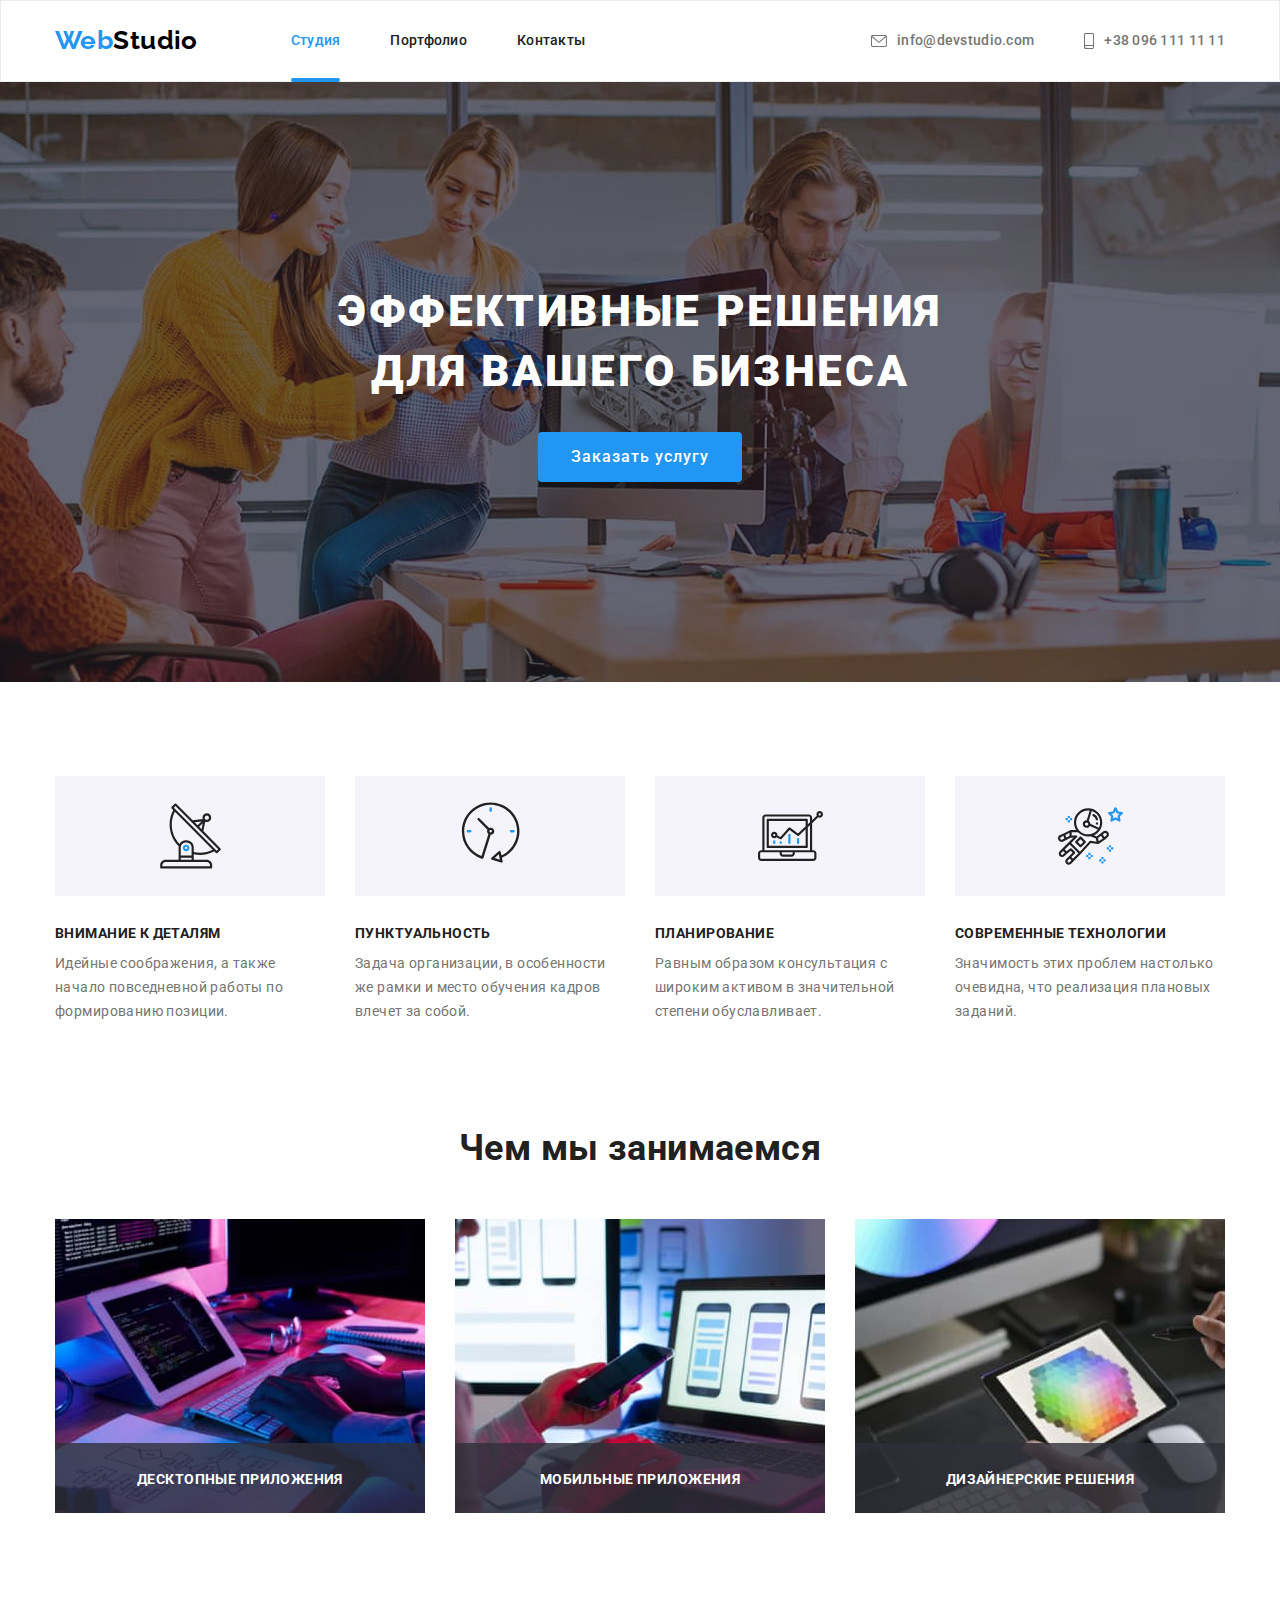
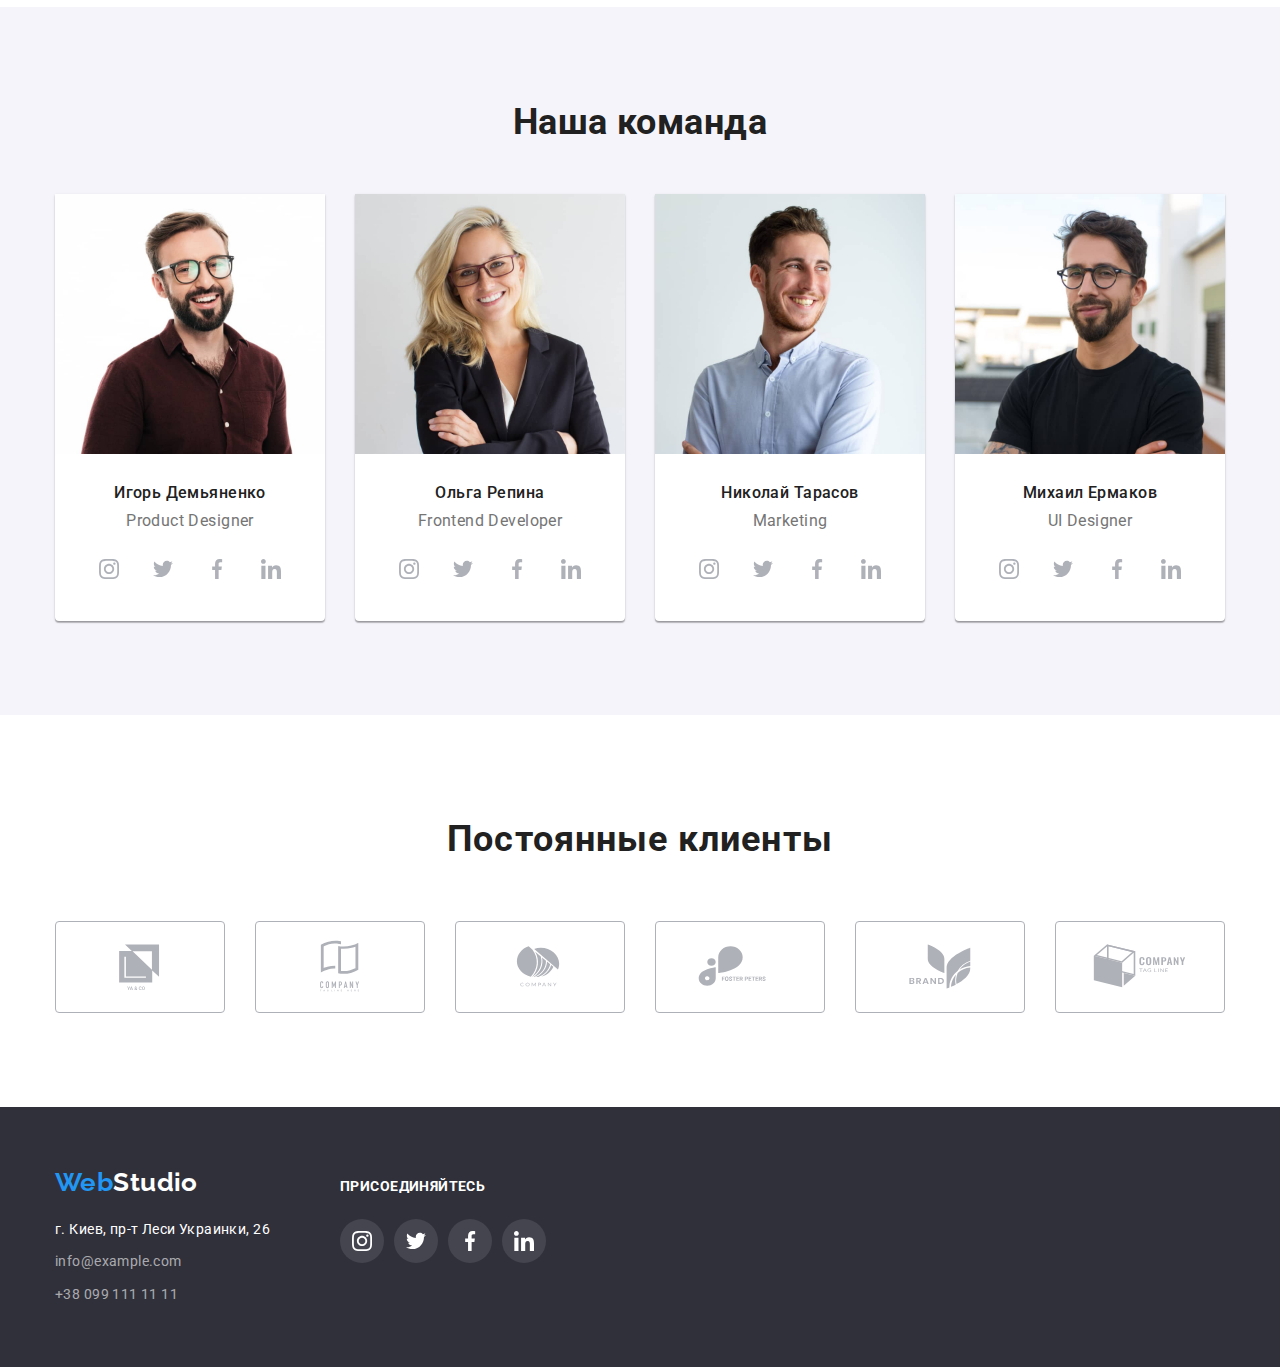
<file: index.html>
<!DOCTYPE html>
<html lang="en">

<head>
  <meta charset="UTF-8" />
  <meta name="viewport" content="width=device-width, initial-scale=1.0" />
  <title>Document</title>
  <link href="https://fonts.googleapis.com/css2?family=Raleway:wght@700&family=Roboto:wght@400;500;700;900&display=swap" rel="stylesheet">
  <link rel="stylesheet" href="https://cdnjs.cloudflare.com/ajax/libs/modern-normalize/1.1.0/modern-normalize.min.css">
  <link rel="stylesheet" href="css/styles.css">
</head>

<body>
  <!-- Шапка сайта -->
  <header class="page-header">
    <div class="container">  
    <nav class="main-nav">
      <a href="./index.html" class="logo"> <span class="color-logo">Web</span>Studio</a>
      <ul class="site-nav list">
        <li class="item">
          <a href="" class="link current">Студия</a>
        </li>

        <li class="item">
          <a href="./portfolio.html" class="link">Портфолио</a>
        </li>

        <li class="item">
          <a href="" class="link">Контакты</a>
        </li>
        
      </ul>

      <ul class="site-nav-contact list">
        <li class="item-nav">
          <a href="mailto:info@devstudio.com" class="site-nav-item">
        <svg class="icon-envel">
          <use href="./images/symbol-defs.svg#envelope"></use>
        </svg>info@devstudio.com
      </a>
        </li>

        
        <li class="item-nav">
          <a href="tel:+380961111111" class="site-nav-item">
            <svg class="icon-phone">
              <use href="./images/symbol-defs.svg#smartphone"></use>
            </svg>+38 096 111 11 11
          </a>
        </li>
      </ul>
    </nav>
    </div> 
  </header>

  <main>
    <!-- Герой -->
    <section class="hero">
      <h1 class="hero-text">ЭФФЕКТИВНЫЕ РЕШЕНИЯ<br>ДЛЯ ВАШЕГО БИЗНЕСА</h1>
      <button data-modal-open type="button" class="button-hero">Заказать услугу</button> 
    </section> 


      <!--  Модальное окно -->
<div data-modal class="backdrop is-hidden">
  <div class="modal">
    <button data-modal-close type="button" class="close-button" >
    <svg class="close-button-svg" width="18" height="18">
      <use href="./images/symbol-defs2.svg#close-modal-1"></use>
    </svg>
    </button>
  </div>

</div>



    <!-- Приемущества -->
    
    <section class="features-section">
      <div class="container">
      <ul class="features">
        <li class="features-item">
          <div class="features-icons">
            <svg class="feature-icons-picture" width="65" height="70">
              <use href="./images/symbol-defs.svg#antenna"></use>
            </svg>
          </div>
          <h3 class="title">ВНИМАНИЕ К ДЕТАЛЯМ</h3>
          <p class="second-text-title">
            Идейные соображения, а также начало повседневной работы по
            формированию позиции.
          </p>
        </li>

        <li class="features-item">
          <div class="features-icons">
            <svg class="feature-icons-picture" width="65" height="70"> 
              <use href="./images/symbol-defs.svg#clock"></use>
            </svg>
          </div>
          <h3 class="title">ПУНКТУАЛЬНОСТЬ</h3>
          <p class="second-text-title">
            Задача организации, в особенности же рамки и место обучения кадров
            влечет за собой.
          </p>
        </li>

        <li class="features-item">
          <div class="features-icons">
            <svg class="feature-icons-picture" width="65" height="70">
              <use href="./images/symbol-defs.svg#diagram"></use>
            </svg>
          </div>
          <h3 class="title">ПЛАНИРОВАНИЕ</h3>
          <p class="second-text-title">
            Равным образом консультация с широким активом в значительной
            степени обуславливает.
          </p>
        </li>

        <li class="features-item">
          <div class="features-icons">
            <svg class="feature-icons-picture" width="65" height="70">
              <use href="./images/symbol-defs.svg#astronaut"></use>
            </svg>
          </div>
          <h3 class="title">СОВРЕМЕННЫЕ ТЕХНОЛОГИИ</h3>
          <p class="second-text-title">
            Значимость этих проблем настолько очевидна, что реализация
            плановых заданий.
          </p>
        </li>
      </ul>
    </div>
    </section>

    <!-- Чем мы занимаемся -->
    <section class="our-job-section">
      <div class="container">
      <h2 class="our-job">Чем мы занимаемся</h2>
      <ul class="our-job-flex">
        
        <li class="photo-job">
          <div class="our-job-thumb">
            <img src="./images/photo1.jpg" alt="Написание кода" width="370" />
            <div class="thumb-text">
              <p class="our-job-text">Десктопные приложения</p>
            </div>
          </div>
      </li>
        
        <li class="photo-job">
          <div class="our-job-thumb">
            <img src="./images/photo2.jpg" alt="Разработка" width="370" />
          <div class="thumb-text">
            <p class="our-job-text">Мобильные приложения</p>
          </div>
        </div>
        </li>


        <li class="photo-job">
          <div class="our-job-thumb">
            <img src="./images/photo3.jpg" alt="Веб дизайн" width="370" />
          <div class="thumb-text">
            <p class="our-job-text">Дизайнерские решения</p>
          </div>
        </div>
        </li>
      </ul>
      </div>
    </section>

    <!-- Наша команда -->
    <div class="team-section-bg-color-outside" >
    <section class="team-section-bg-color">
      <div class="container">
      <h2 class="team-title">Наша команда</h2>
      <ul class="photo-team">
        <li class="photo">
          <img src="./images/member1.jpg" alt="Член нашей команды" width="270" />
            <div class="team-text-size">
              <h3 class="name-member-section">Игорь Демьяненко</h3>
              <p class="second-text-team">Product Designer</p>
                <ul class="member-network-list">
                  <li class="member-network-item">
                    <a href="" class="team-social-link">
                      <svg class="team-social-link-icon">
                        <use href="./images/symbol-defs.svg#instagram">
                        </use>
                      </svg>
                    </a>
                  </li>
                  <li class="member-network-item">
                    <a href="" class="team-social-link">
                      <svg class="team-social-link-icon">
                        <use href="./images/symbol-defs.svg#twitter">
                        </use>
                      </svg>
                    </a>
                  </li>
                  <li class="member-network-item">
                    <a href="" class="team-social-link">
                      <svg class="team-social-link-icon">
                        <use href="./images/symbol-defs.svg#facebook">
                        </use>
                      </svg>
                    </a>
                  </li>
                  <li class="member-network-item">
                    <a href="" class="team-social-link">
                      <svg class="team-social-link-icon">
                        <use href="./images/symbol-defs.svg#linkedin">
                        </use>
                      </svg>
                    </a>
                  </li>
                </ul>
            </div>
        </li>

        <li class="photo">                                         
          <img src="./images/member2.jpg" alt="Член нашей команды" width="270" />
            <div class="team-text-size">
              <h3 class="name-member-section">Ольга Репина</h3>
              <p class="second-text-team">Frontend Developer</p>
                <ul class="member-network-list">
                  <li class="member-network-item">
                    <a href="" class="team-social-link">
                      <svg class="team-social-link-icon">
                        <use href="./images/symbol-defs.svg#instagram">
                        </use>
                      </svg>
                    </a>
                  </li>
                  <li class="member-network-item">
                    <a href="" class="team-social-link">
                      <svg class="team-social-link-icon">
                        <use href="./images/symbol-defs.svg#twitter">
                        </use>
                      </svg>
                    </a>
                  </li>
                  <li class="member-network-item">
                    <a href="" class="team-social-link">
                      <svg class="team-social-link-icon">
                        <use href="./images/symbol-defs.svg#facebook">
                        </use>
                      </svg>
                    </a>
                  </li>
                  <li class="member-network-item">
                    <a href="" class="team-social-link">
                      <svg class="team-social-link-icon">
                        <use href="./images/symbol-defs.svg#linkedin">
                        </use>
                      </svg>
                    </a>
                  </li>
                </ul>
            </div>
        </li>

        <li class="photo">
          <img src="./images/member3.jpg" alt="Член нашей команды" width="270" />
            <div class="team-text-size">
              <h3 class="name-member-section">Николай Тарасов</h3>
              <p class="second-text-team">Marketing</p>
                <ul class="member-network-list">
                  <li class="member-network-item">
                    <a href="" class="team-social-link">
                      <svg class="team-social-link-icon">
                        <use href="./images/symbol-defs.svg#instagram">
                        </use>
                      </svg>
                    </a>
                  </li>
                  <li class="member-network-item">
                    <a href="" class="team-social-link">
                      <svg class="team-social-link-icon">
                        <use href="./images/symbol-defs.svg#twitter">
                        </use>
                      </svg>
                    </a>
                  </li>
                  <li class="member-network-item">
                    <a href="" class="team-social-link">
                      <svg class="team-social-link-icon">
                        <use href="./images/symbol-defs.svg#facebook">
                        </use>
                      </svg>
                    </a>
                  </li>
                  <li class="member-network-item">
                    <a href="" class="team-social-link">
                      <svg class="team-social-link-icon">
                        <use href="./images/symbol-defs.svg#linkedin">
                        </use>
                      </svg>
                    </a>
                  </li>
                </ul>
            </div>
        </li>

        <li class="photo">
          <img src="./images/member4.jpg" alt="Член нашей команды" width="270" />
            <div class="team-text-size">

              <h3 class="name-member-section">Михаил Ермаков</h3>
              <p class="second-text-team">UI Designer</p>
              
                <ul class="member-network-list">
                  <li class="member-network-item">
                    <a href="" class="team-social-link">
                      <svg class="team-social-link-icon">
                        <use href="./images/symbol-defs.svg#instagram">
                        </use>
                      </svg>
                    </a>
                  </li>
                  <li class="member-network-item">
                    <a href="" class="team-social-link">
                      <svg class="team-social-link-icon">
                        <use href="./images/symbol-defs.svg#twitter">
                        </use>
                      </svg>
                    </a>
                  </li>
                  <li class="member-network-item">
                    <a href="" class="team-social-link">
                      <svg class="team-social-link-icon">
                        <use href="./images/symbol-defs.svg#facebook">
                        </use>
                      </svg>
                    </a>
                  </li>
                  <li class="member-network-item">
                    <a href="" class="team-social-link">
                      <svg class="team-social-link-icon">
                        <use href="./images/symbol-defs.svg#linkedin">
                        </use>
                      </svg>
                    </a>
                  </li>
                </ul>  

            </div>
        </li>
      </ul>
    </div>
    </section>
    </div>
  </main>


<!-- Постоянные клиенты -->
<section class="client-section">
  <div class="container">
<h2 class="client-title">Постоянные клиенты</h2>
    <ul class="client-list list">
        <li class="client-item">
          <a href="" class="client-link">
            <svg class="client-icon-link" width="106" height="60">
              <use href="./images/symbol-defs.svg#Logo-1"></use>
            </svg>
          </a>
        </li>
        <li class="client-item">
          <a href="" class="client-link">
            <svg class="client-icon-link" width="106" height="60">
              <use href="./images/symbol-defs.svg#Logo-2"></use>
            </svg>
          </a>
        </li>
        <li class="client-item">
          <a href="" class="client-link">
            <svg class="client-icon-link" width="106" height="60">
              <use href="./images/symbol-defs.svg#Logo-3"></use>
            </svg>
          </a>
        </li>
        <li class="client-item">
          <a href="" class="client-link">
            <svg class="client-icon-link" width="106" height="60">
              <use href="./images/symbol-defs.svg#Logo-4"></use>
            </svg>
          </a>
        </li>
        <li class="client-item">
          <a href="" class="client-link">
            <svg class="client-icon-link" width="106" height="60">
              <use href="./images/symbol-defs.svg#Logo-5"></use>
            </svg>
          </a>
        </li>
        <li class="client-item">
          <a href="" class="client-link">
            <svg class="client-icon-link" width="106" height="60">
              <use href="./images/symbol-defs.svg#Logo-6"></use>
            </svg>
          </a>
        </li>
    </ul>
  </div>
</section>


  <!-- Футер -->
  
  <footer class="footer-section">
    <div class="container footer-container">
      <h3></h3>
      <div class="footer-items">
    <a href="./index.html" class="logo-footer"> <span class="color-logo">Web</span><span class="color-logo-footer">Studio</span> </a>
    <address class="address-section">г. Киев, пр-т Леси Украинки, 26</address>
    <ul class="contact-flex">
      <li class="contact-item">
        <a href="mailto:info@example.com" class="contact-footer">info@example.com</a></li>
      <li class="contact-item">
        <a href="tel:+380991111111" class="contact-footer" >+38 099 111 11 11</a></li>
    </ul>
  </div>

        <div class="footer-networks">
          <h3 class="footer-title">присоединяйтесь</h3>
            <ul class="footer-list list">
              <li class="footer-item">
                <a href="" class="join-social-link">
                  <svg class="join-social-link-icon">
                    <use href="./images/symbol-defs.svg#instagram">
                    </use>
                  </svg>
                </a>
              </li>
              <li class="footer-item">
                <a href="" class="join-social-link">
                  <svg class="join-social-link-icon">
                    <use href="./images/symbol-defs.svg#twitter">
                    </use>
                  </svg>
                </a>
              </li>
              <li class="footer-item">
                <a href="" class="join-social-link">
                  <svg class="join-social-link-icon">
                    <use href="./images/symbol-defs.svg#facebook">
                    </use>
                  </svg>
                </a>
              </li>
              <li class="footer-item">
                <a href="" class="join-social-link">
                  <svg class="join-social-link-icon">
                    <use href="./images/symbol-defs.svg#linkedin">
                    </use>
                  </svg>
                </a>
              </li>
            </ul>
          </div>


  </div>
  
</footer>

  <script src="./js/modal.js"></script>

</body>
</file>
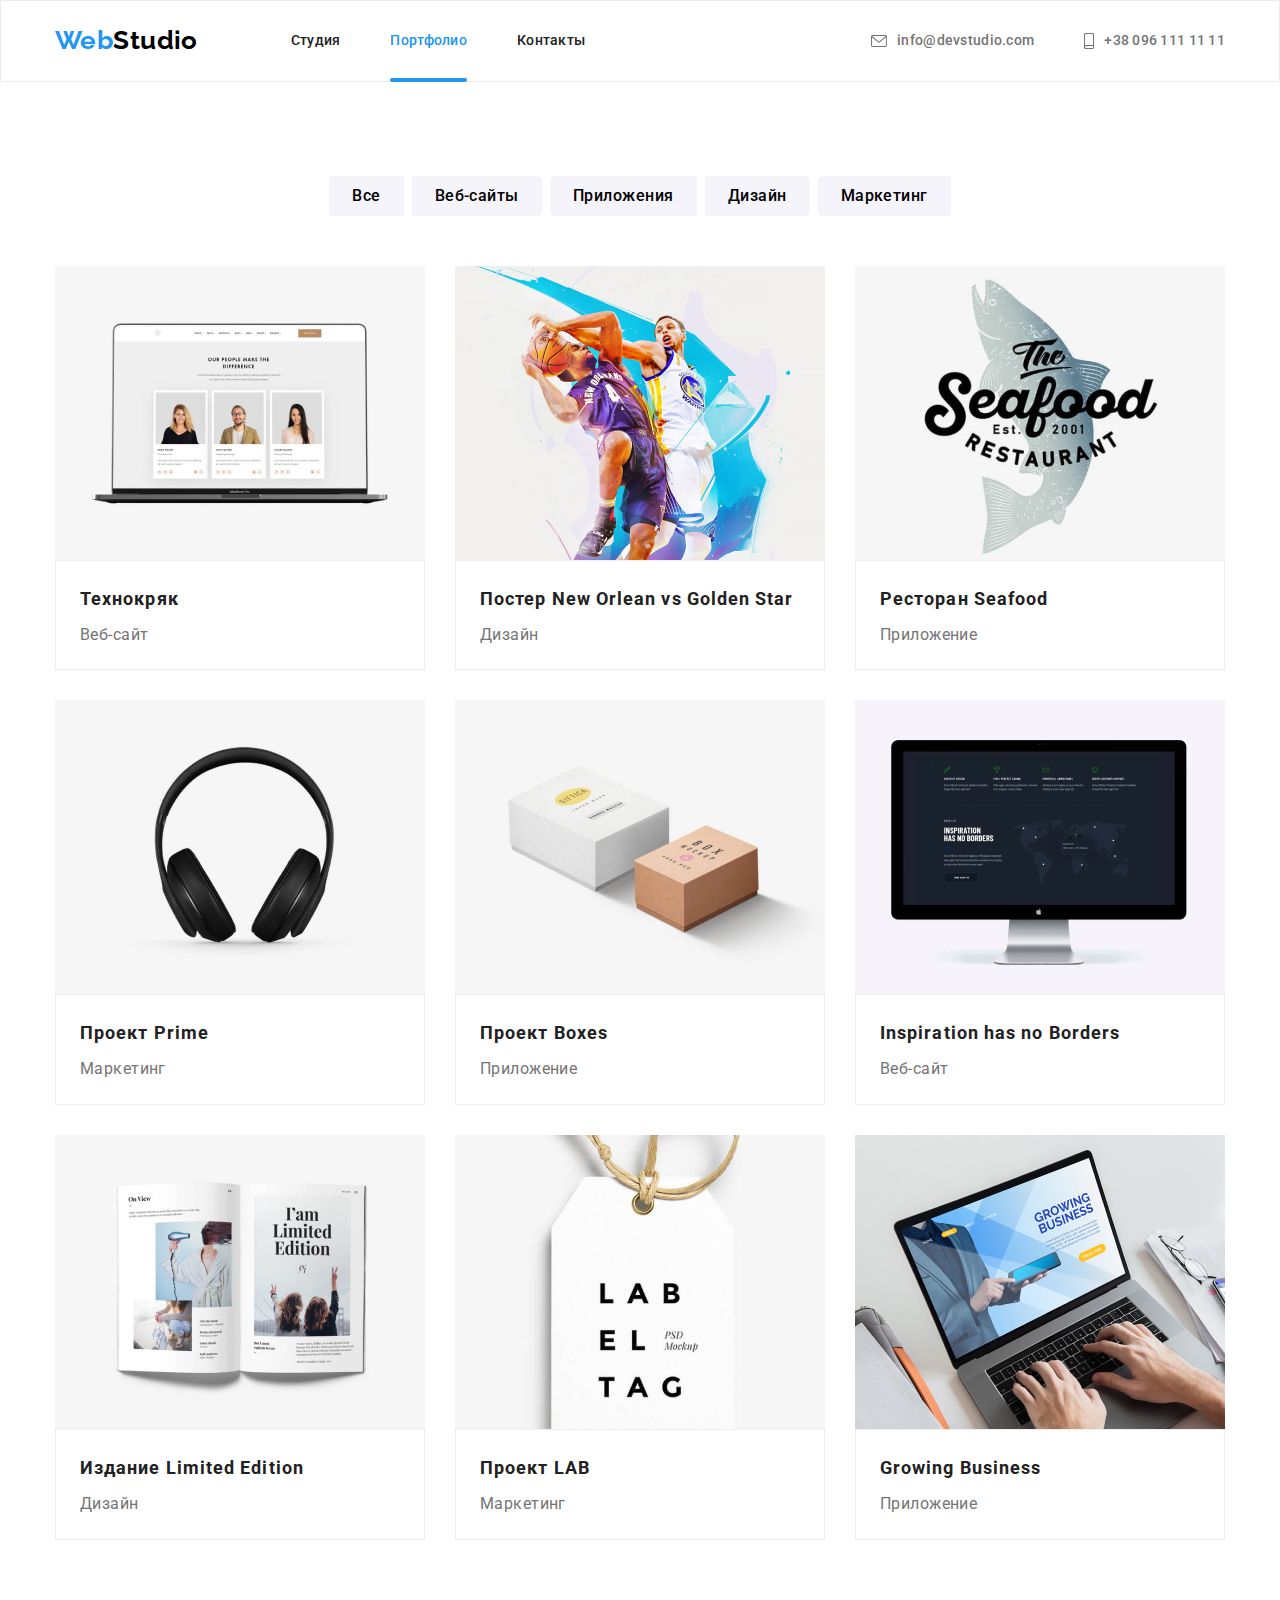
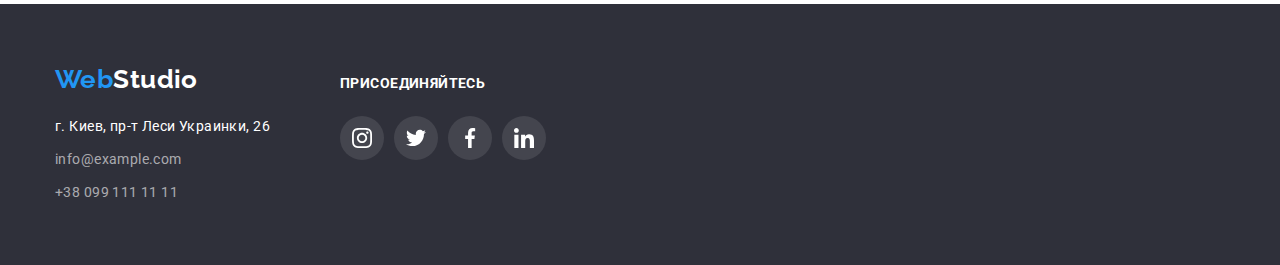
<file: portfolio.html>
<!DOCTYPE html>
<html lang="en">

<head>
  <meta charset="UTF-8" />
  <meta name="viewport" content="width=device-width, initial-scale=1.0" />
  <title>Document</title>
  <link href="https://fonts.googleapis.com/css2?family=Raleway:wght@700&family=Roboto:wght@400;500;700;900&display=swap" rel="stylesheet">
  <link rel="stylesheet" href="https://cdnjs.cloudflare.com/ajax/libs/modern-normalize/1.1.0/modern-normalize.min.css">
  <link rel="stylesheet" href="css/styles.css">
</head>

<body>
  <!-- Шапка сайта -->
  <header class="page-header">
    <div class="container">
    <nav class=" main-nav">
      <a href="./index.html" class=" logo "> <span class="color-logo">Web</span>Studio</a>
      <ul class="site-nav list">
        <li class="item"><a href="./index.html" class="link" >Студия</a></li>
        <li class="item"><a href="./portfolio.html" class="link current" >Портфолио</a></li>
        <li class="item"><a href="" class="link" >Контакты</a></li>
      </ul>

      <ul class="site-nav-contact list">
        <li class="item-nav">
          <a href="mailto:info@devstudio.com" class="site-nav-item">
            <svg class="icon-envel">
              <use href="./images/symbol-defs.svg#envelope"></use>
            </svg>info@devstudio.com
          </a>
        </li>
      
      
        <li class="item-nav">
          <a href="tel:+380961111111" class="site-nav-item">
            <svg class="icon-phone">
              <use href="./images/symbol-defs.svg#smartphone"></use>
            </svg>+38 096 111 11 11
          </a>
        </li>
      </ul>
  </div>
  </header>


  <!-- Виды услуг -->
  <section class="section-portfolio">
    <div class="container">
      <h1>
     <ul class="button-type">
        <li class="item"><button type="button" class="button-portfolio"> Все</button> </li> 
        <li class="item"><button type="button" class="button-portfolio"> Веб-сайты</button></li>  
        <li class="item"><button type="button" class="button-portfolio"> Приложения </button></li>  
        <li class="item"><button type="button" class="button-portfolio"> Дизайн </button> </li> 
        <li class="item"><button type="button" class="button-portfolio"> Маркетинг </button></li> 
     </ul>
    </h1>

  <!-- Изображение примеров -->
     <ul class="photo-portfolio-flex">
        <li class="photo-portfolio"> 
          
          <a href="" class="photo-decoration">
            <div class="portfolio-thumb">
             
            <img src="./images/project1.jpg" alt="Технокряк" width="370">

              <p class="portfolio-text">Технокряк это современная площадка распространения коронавируса. Компании используют эту платформу для цифрового
              шпионажа и атак на защищённые сервера конкурентов.</p>
            </div>

              <div class="content-size">
            <h2 class="content-header">Технокряк</h2>
            <p class="second-content-header">Веб-сайт</p>
            </div>
          </a>
        </li>

        <li class="photo-portfolio"> 
          
          <a href="" class="photo-decoration">
            <div class="portfolio-thumb">
            <img src="./images/project2.jpg" alt="Постер New Orlean vs Golden Star" width="370">
            <p class="portfolio-text">Технокряк это современная площадка распространения коронавируса. Компании используют эту
              платформу для цифрового
              шпионажа и атак на защищённые сервера конкурентов.</p>
              </div>
            <div class="content-size">
          <h2 class="content-header">Постер New Orlean vs Golden Star</h2>
          <p class="second-content-header">Дизайн</p>
          </div>
        </a>
        </li>

        <li class="photo-portfolio"> 
          <a href="" class="photo-decoration">
            <div class="portfolio-thumb">
            <img src="./images/project3.jpg" alt="Ресторан Seafood" width="370">
            <p class="portfolio-text">Технокряк это современная площадка распространения коронавируса. Компании используют эту
              платформу для цифрового
              шпионажа и атак на защищённые сервера конкурентов.</p>
              </div>
            <div class="content-size">
          <h2 class="content-header">Ресторан Seafood</h2>
          <p class="second-content-header">Приложение</p>
          </div>
        </li>

        <li class="photo-portfolio"> 
          <a href="" class="photo-decoration">
            <div class="portfolio-thumb">
            <img src="./images/project4.jpg" alt="Проект Prime" width="370">
            <p class="portfolio-text">Технокряк это современная площадка распространения коронавируса. Компании используют эту
              платформу для цифрового
              шпионажа и атак на защищённые сервера конкурентов.</p>
            </div>
            <div class="content-size">
          <h2 class="content-header">Проект Prime</h2>
          <p class="second-content-header">Маркетинг</p>
          </div>
        </a>
        </li>
        
        <li class="photo-portfolio"> 
          <a href="" class="photo-decoration">
            <div class="portfolio-thumb">
            <img src="./images/project5.jpg" alt="Проект Boxes" width="370">
            <p class="portfolio-text">Технокряк это современная площадка распространения коронавируса. Компании используют эту
              платформу для цифрового
              шпионажа и атак на защищённые сервера конкурентов.</p>
              </div>
            <div class="content-size">
          <h2 class="content-header">Проект Boxes</h2>
          <p class="second-content-header">Приложение</p>
          </div>
        </a>
        </li>

        <li class="photo-portfolio" > 
          <a href="" class="photo-decoration"> 
            <div class="portfolio-thumb">
            <img src="./images/project6.jpg" alt="Inspiration has no Borders" width="370">
            <p class="portfolio-text">Технокряк это современная площадка распространения коронавируса. Компании используют эту
              платформу для цифрового
              шпионажа и атак на защищённые сервера конкурентов.</p>
              </div>
            <div class="content-size">
          <h2 class="content-header">Inspiration has no Borders</h2>
          <p class="second-content-header">Веб-сайт</p>
            </div>
        </a>
        </li>

        <li class="photo-portfolio"> 
          <a href="" class="photo-decoration">
            <div class="portfolio-thumb">
            <img src="./images/project7.jpg" alt="Издание Limited Edition" width="370">
            <p class="portfolio-text">Технокряк это современная площадка распространения коронавируса. Компании используют эту
              платформу для цифрового
              шпионажа и атак на защищённые сервера конкурентов.</p>
              </div>
            <div class="content-size">
          <h2 class="content-header">Издание Limited Edition</h2>
          <p class="second-content-header">Дизайн</p>
          </div>
        </a>
        </li>

        <li class="photo-portfolio">
           <a href="" class="photo-decoration">
            <div class="portfolio-thumb">
            <img src="./images/project8.jpg" alt="Проект LAB" width="370">
            <p class="portfolio-text">Технокряк это современная площадка распространения коронавируса. Компании используют эту
              платформу для цифрового
              шпионажа и атак на защищённые сервера конкурентов.</p>
              </div>
            <div class="content-size">
          <h2 class="content-header">Проект LAB</h2>
          <p class="second-content-header">Маркетинг</p>
          </div>
        </a>
        </li>

        <li class="photo-portfolio"> 
          <a href="" class="photo-decoration">
            <div class="portfolio-thumb">
            <img src="./images/project9.jpg" alt="Growing Business" width="370">
            <p class="portfolio-text">Технокряк это современная площадка распространения коронавируса. Компании используют эту
              платформу для цифрового
              шпионажа и атак на защищённые сервера конкурентов.</p>
              </div>
            <div class="content-size">
          <h2 class="content-header">Growing Business</h2>
          <p class="second-content-header">Приложение</p>
          </div>
        </a>
        </li>
         </ul>
    
     </div>                                                   
      
      
  </section>



  <!-- Футер -->
  
  <footer class="footer-section">
    <div class="container footer-container">
      <h3></h3>
      <div class="footer-items">
        <a href="./index.html" class="logo-footer"> <span class="color-logo">Web</span><span
            class="color-logo-footer">Studio</span> </a>
        <address class="address-section">г. Киев, пр-т Леси Украинки, 26</address>
        <ul class="contact-flex">
          <li class="contact-item">
            <a href="mailto:info@example.com" class="contact-footer">info@example.com</a>
          </li>
          <li class="contact-item">
            <a href="tel:+380991111111" class="contact-footer">+38 099 111 11 11</a>
          </li>
        </ul>
      </div>
  
      <div class="footer-networks">
        <h3 class="footer-title">присоединяйтесь</h3>
        <ul class="footer-list list">
          <li class="footer-item">
            <a href="" class="join-social-link">
              <svg class="join-social-link-icon">
                <use href="./images/symbol-defs.svg#instagram">
                </use>
              </svg>
            </a>
          </li>
          <li class="footer-item">
            <a href="" class="join-social-link">
              <svg class="join-social-link-icon">
                <use href="./images/symbol-defs.svg#twitter">
                </use>
              </svg>
            </a>
          </li>
          <li class="footer-item">
            <a href="" class="join-social-link">
              <svg class="join-social-link-icon">
                <use href="./images/symbol-defs.svg#facebook">
                </use>
              </svg>
            </a>
          </li>
          <li class="footer-item">
            <a href="" class="join-social-link">
              <svg class="join-social-link-icon">
                <use href="./images/symbol-defs.svg#linkedin">
                </use>
              </svg>
            </a>
          </li>
        </ul>
      </div>
  
  
    </div>
  
  </footer>
      
</body>
</file>
<file: css/styles.css>
*,
*::before,
*::after {
  box-sizing: border-box;
}

:root{
--primary-text-color:#212121;
--title-text-color: #757575 ;
--accent-color: #2196F3;
--background-color-1: #2F303A;
--background-color-2: #FFFFFF;
--icon-social-color: #AFB1B8;
--join-social-color: rgba(255, 255, 255, 0.1);
}

body{
    background-color:var(--background-color-2);
    color: var(--primary-text-color) ;
    font-family: Roboto , sans-serif;
    font-size: 14px;
    line-height: 1.71;
    letter-spacing: 0.03em;
    
}

.list{
    list-style: none;
    padding: 0;
    margin: 0;
}
img{
    max-width: 100%;
    display: block;
    height: auto;
}
.page-header{
    background-color: #ffffff;
    border: 1px solid #ECECEC;
    width: 100%;
    top: 0;
    left: 0;
}
p, h1, h2, h3, h4, h5, h6 {
    margin: 0;
}
svg:not(:root){
    overflow: hidden;
}
    


/* main nav  */
.main-nav{
    display: flex;
    align-items: center;
}

.container{
    padding: 0 15px;
    width: 1200px;
    margin-left: auto;
    margin-right: auto;
}


/* logo section */
.logo{
padding-top: 24px;
padding-bottom: 25px;
font-family: Raleway,sans-serif;
font-weight: 700; 
font-size: 26px;
line-height: 1.19;
text-decoration: none;
color: #000;

}
.color-logo{
    color: var(--accent-color);
}
.color-logo-2{
    color: #000;
}
.color-logo-footer{
    color: #FFFFFF;
}



/* site-nav section */
.site-nav{
    display: flex;
    margin-left: 93px;
}

.site-nav .link{
    position: relative;

    display: block;
    padding-top: 32px;
    padding-bottom: 32px;
    

    color:var(--primary-text-color);
    font-weight: 500; 
    font-size: 14px;
    line-height: 1.14;
    text-decoration: none;
    letter-spacing: 0.02em;
    
    transition: color 250ms cubic-bezier(0.4, 0, 0.2, 1);
}



.item .link{
    display: block;
    transition: color 250ms cubic-bezier(0.4, 0, 0.2, 1);
}

.current{
    color: var(--accent-color)
}

.current::after{
    position: absolute;
	display: block;
	content:'';
	width: 100%;
	height: 4px;
	left: 0;
	bottom: -1px;
	background: var(--accent-color);
	border-radius: 2px;
}

	

.site-nav-contact, .site-nav-item{
    display: flex;
    margin-left: auto;
    color: #757575;
    font-size:14px;
    font-weight: 500;
    line-height: 1.14;
    text-decoration: none;
    letter-spacing: 0.02em;
    align-items: center;

    transition: color 250ms cubic-bezier(0.4, 0, 0.2, 1);
}


.icon-phone{
    width: 10px;
    height: 16px;
    fill: #757575;
    margin-right: 10px;
}
.site-nav-item:hover,
.site-nav-item:focus{
    color: var(--accent-color);
}
.site-nav-item:hover .icon-phone,
.site-nav-item:focus .icon-phone{
    fill: var(--accent-color);
}

.icon-envel{
    width: 16px; 
    height: 12px;
    fill: #757575;
    margin-right: 10px;
}

.site-nav-item:hover .icon-envel,
.site-nav-item:focus .icon-envel{
    fill: var(--accent-color);
}

.site-nav .item +.item{
    margin-left: 50px;
}


.site-nav-contact .item-nav + .item-nav{
    margin-left: 50px;
}

.site-nav .link:hover, 
.site-nav .link:focus,
.site-nav-contact:hover,
.site-nav-contact:focus{
   color: var(--accent-color); 
   font-style: 500;
   font-size: 14px;
   line-height: 1.14;
}

 .link.current {
    color: var(--accent-color);
}



/* Hero section */
.hero{ 
    
    background-color:var(--background-color-1);        
    text-align:Center; 

    padding-top: 200px;
    padding-bottom: 200px;
    margin-left: auto;
    margin-right: auto;
    max-width: 1600px;
    height: 600px;

    background-image: linear-gradient(to right, rgba(47, 48, 58, 0.4), rgba(47, 48, 58, 0.4)), 
    url(../images/background-hero.jpg);
    background-repeat: no-repeat;
    background-size: cover;
    background-position: center;
 
}

.hero-text{
    margin-top: 0px;
    margin-bottom: 30px; 

    color:#FFFFFF;
    font-weight: 900;
    font-size: 44px;
    line-height: 1.36;   
    letter-spacing: 0.06em;
  

}


/* button section */
.button-hero{
    border-radius: 4px;
    padding: 10px 32px;
    border: 1px solid transparent;

    min-width: 200px;
    font-family: Roboto,sans-serif;
    font-weight: 500;
    background-color: #2196F3;
    color: #FFFFFF;
    font-size: 16px;
    line-height: 1.8;
    letter-spacing: 0.06em;
    text-align: center;
}

/* Модальное окно */
.backdrop{
    position: fixed;
    width: 100%;
    height: 100%;
    left: 0;
    top: 0;
    background-color: rgba(0, 0, 0, 0.2);
    opacity: 1;
    transition: opacity 250ms cubic-bezier(0.4, 0, 0.2, 1);
}
.backdrop.is-hidden{
    opacity: 0;
    pointer-events: none;
}

.backdrop.is-hidden .modal{
    transform: translate(-50%, -50%) scale(0.9);
}

.modal{
    position: absolute;

    background-color: #FFFFFF;
    width: 528px;
    height: 581px;
    
    left: 50%;
    top: 50%;
    box-shadow: 0px 1px 3px rgba(0, 0, 0, 0.12), 0px 1px 1px rgba(0, 0, 0, 0.14), 0px 2px 1px rgba(0, 0, 0, 0.2);
    border-radius: 4px;
    
    transform: translate(-50%, -50%) scale(1);
    transition: tranform 250ms cubic-bezier(0.4, 0, 0.2, 1);
}

.close-button{
    position: absolute;
    display: flex;
    justify-content: center;
    align-items: center;
    top: 8px;
    right: 8px;
    width: 30px;
    height: 30px;
    border-radius: 50px;
    cursor: pointer;
    background-color: var(--primary-background-color);
    border: 1px solid rgba(0, 0, 0, 0.1);
    transition: fill 250ms cubic-bezier(0.4, 0, 0.2, 1);
}
/* .close-button-svg{
    width: 11px;
    height: 11px;
} */
.close-button:hover{
    fill: var(--accent-color);
}




/* features section */
.features-section{
    padding-top: 94px;
}
    .features{
        display: flex;
    }

    .features, .features-item + .features-item{
        margin-left: 30px;

    }

    .features-item{
    width: 270px;
}
.features-icons{
    display: flex;
    background-color: #f5f4fa;
    height: 120px;
    align-items: center;
    justify-content: center;
    margin-bottom: 30px;

}

.features, .title{
    margin-top: 0;
    margin-left: 0;
    margin-bottom: 10px;

    color:var(--primary-text-color);  
    font-size: 14px;
    line-height: 1.14;
    list-style: none;  
}
.second-text-title{
    margin-top: 0;
    margin-bottom: 0;
    color: var(--title-text-color);
    font-weight: 400;
    font-size: 14px;
    line-height: 1.71;
    
}



/* Чем мы занимаемся section  */
.our-job-section{
    padding-top: 94px;
    padding-bottom: 94px;
}
.our-job{
    
    padding-bottom: 50px;

    font-weight: 700;
    font-size: 36px;
    line-height: 1.16;
    text-align: Center;
    list-style: none;
    
}
.photo-job{
    margin-right: 30px;
    
}
.our-job-flex{
    display: flex;
    flex-wrap: wrap;
    margin-right: -30px;
   
}

.our-job-thumb{
    position: relative;
    z-index: -1;
}

.thumb-text{
    display: flex;
    position: absolute;
    width: 100%;
    height: 70px;
    bottom: 0;
    right: 0;
    justify-content: center;
    padding: 27px;
    background: rgba(47, 48, 58, 0.8);
} 
.our-job-text{
    color: #FFFFFF;
    font-weight: 700;
    font-size: 14px;
    line-height: 1.4;
    text-align: center;
    letter-spacing: 0.03em;
    text-transform: uppercase;
}
    

/* team section */
.team-section-bg-color-outside{
    background-color: #F5F4FA;
    padding-top: 94px;
}
.team-section-bg-color{
    padding-bottom: 94px;

    background-color: #F5F4FA; 
}
.team-title{ 
    
    padding-bottom: 50px;
    
    font-weight: 700;
    font-size: 36px;
    line-height: 1.17;
    text-align: Center;
    list-style: none;
     
}


.photo-team{
    display: flex;
    flex-wrap: wrap;
    justify-content: center;
    margin-right: -30px;
    
}
.photo{
    background: #FFFFFF;
    box-shadow: 0px 1px 3px rgba(0, 0, 0, 0.12), 0px 1px 1px rgba(0, 0, 0, 0.14), 0px 2px 1px rgba(0, 0, 0, 0.2);
    border-radius: 0px 0px 4px 4px;
    padding-left: 0px;
    padding-right: 0px;
    padding-top: 0px;
    margin-right: 30px;
    list-style: none;
    background-color: #FFFFFF;

    
}

.team-text-size{
    padding-top: 30px;
    padding-bottom: 30px;
}

.name-member-section{  
    
    margin-bottom: 10px;

    font-weight: 500;
    font-size: 16px;
    line-height: 1.17;  
    text-align: center;
}
.second-text-team{
    margin-top: 0;

    color: var(--title-text-color);
    font-weight: 400;
    font-size: 16px;
    line-height: 1.17;
    text-align: center;
    margin-bottom: 16px;
}

.member-network-list{
    display: flex;
    justify-content: center;
}

.member-network-item + .member-network-item{
    margin-left: 10px;
}
   .team-social-link{
    width: 44px;
    height: 44px;
    border-radius: 50%;
    display: flex;
    align-items: center;
    justify-content: center;  

    transition: background 250ms cubic-bezier(0.4, 0, 0.2, 1);
   } 
.team-social-link-icon{
    width: 20px;
    height: 20px;
    fill: var(--icon-social-color);
    transition: fill 250ms cubic-bezier(0.4, 0, 0.2, 1); 
}



.team-social-link:hover .team-social-link-icon,
.team-social-link:focus .team-social-link-icon{
    fill: #FFFFFF;
}
.team-social-link:hover,
.team-social-link:focus{
    background-color: var(--accent-color);
}
/* Постоянные клиенты */

.client-section{
    padding-top: 94px;
    padding-bottom: 94px;
}

.client-title{
    font-family: Roboto;
    font-weight: 700;
    font-size: 36px;
    line-height: 1,17;
    text-align: center;
    letter-spacing: 0.03em;

    margin-top: 0;
    margin-bottom: 50px;
}

.client-list{
    display: flex;
    justify-content: center;
}
    

.client-item{
    width: 170px;
    height: 92px;
}

 .client-item:not(:last-child){
    margin-right: 30px;
}

.client-link{
    display: flex;
    align-items: center;
    justify-content: center;
    border: 1px solid var(--icon-social-color);
    border-radius: 4px;
    width: 100%;
    height: 100%;
    padding: 16px 32px;
    transition: border 250ms cubic-bezier(0.4, 0, 0.2, 1)
}
.client-icon-link{
    fill: var(--icon-social-color);
    transition: fill 250ms cubic-bezier(0.4, 0, 0.2, 1);
}    

.client-link:hover .client-icon-link,
.client-link:focus .client-icon-link{
    fill: var(--accent-color);
}
.client-link:hover,
.client-link:focus{
    border-color: var(--accent-color);
}
  

/* footer section */

.footer-section{
    background-color:var(--background-color-1);

    padding-bottom: 60px;
    padding-top: 60px;
    display: flex;
}

.footer-container{
    display: flex;
    align-items: baseline;
}

.footer-items{
    display: block;
    margin-right: 70px;
}

.logo-footer{
display: block;
margin-bottom: 20px;
font-family: Raleway,sans-serif;
font-weight: 700; 
font-size: 26px;
line-height: 1.19;
text-decoration: none;
padding: 0;

}

.address-section{
    color: #FFFFFF;
    text-decoration: none;
    font-weight: 400;
    font-style: normal;
    font-size: 14px;
    line-height: 1,71;
    margin-bottom: 9px
}


/* Contact footer */
.contact-flex{
    display: inline;
}
.contact-footer{
    color: #FFFFFF99;
    text-decoration: none;   
    font-weight: 400; 
    font-size: 14px;
    line-height: 1,71;  

    transition: color 250ms cubic-bezier(0.4, 0, 0.2, 1);
}

.contact-footer:hover,
.contact-footer:focus{
    color: var(--accent-color);
}

.contact-item:not(:last-child){
    margin-bottom: 9px;
}
    
.footer-networks{
    display: block;
    justify-content: center;
    align-items: center;
    align-content: center;
}
   .footer-title{
    color: #ffffff;
    text-transform: uppercase;

    font-family: Roboto,sans-serif;
    font-weight: 700;
    font-size: 14px;
    line-height: 1,14;
    letter-spacing: 0.03em;
    text-transform: uppercase;
    margin-bottom: 20px;

   } 

   .footer-list{
    display: flex;
    justify-content: center;
   }

   
   .footer-list .footer-item:not(:last-child){
       margin-right: 10px;
   }

.join-social-link{
    background-color: var(--join-social-color);
    align-items: center;

    width: 44px;
    height: 44px;
    border-radius: 50%;
    display: flex;
    justify-content: center;

    transition: background 250ms cubic-bezier(0.4, 0, 0.2, 1), color 250ms cubic-bezier(0.4, 0, 0.2, 1);
}


.join-social-link-icon{
    fill: #ffffff;
    width: 20px;
    height: 20px;
    
}

.join-social-link-icon{
    fill: #fff;
}

.join-social-link:hover,
.join-social-link:focus{
    background-color: var(--accent-color);
}















/* Porfolio */
.section-portfolio{
    padding-top: 94px;
    padding-bottom: 94px;
}

/* button section */
.button-type-flex{
    align-items: center;
}

ul{
    margin: 0;
    padding: 0;
    list-style: none;
}

.button-type{
    display: flex;
    padding: 0px;
    margin-bottom: 50px;
    font-family: Roboto,sans-serif;
    font-weight: 500;
    font-size: 16px;
    line-height: 1.6;
    text-align: center;
    list-style: none;
    justify-content: center;
    
}
.button-portfolio{
    padding: 6px 22px;
    text-align: center;
    border: 1px solid transparent;
    border-radius: 4px;

    background-color: #F5F4FA; 
    font-family: Roboto,sans-serif;
    font-weight: 500;
    font-size: 16px;
    line-height: 1.6;
    letter-spacing: 0.03em;
    transition: background 250ms cubic-bezier(0.4, 0, 0.2, 1), color 250ms cubic-bezier(0.4, 0, 0.2, 1), box-shadow 250ms cubic-bezier(0.4, 0, 0.2, 1);
}



.button-type .item + .item{
    margin-left: 8px;
}

.button-portfolio:hover,
.button-portfolio:focus{
    color:#FFFFFF;
    background-color: var(--accent-color);
}





/* Content section */
.photo-portfolio-flex{ 
    padding: 0; 
    display: flex;
    flex-wrap: wrap; 
    margin-right: -30px;
    margin-bottom: -30px;
}

.photo-portfolio{
    margin-bottom: 30px;
    margin-right: 30px;
    /* overflow: hidden; */
}
 
.photo-portfolio:nth-last-child(-n + 3){
    margin-bottom: 0;
}

.photo-portfolio:hover,
.photo-portfolio:focus{
    filter: drop-shadow(0px 4px 4px rgba(0, 0, 0, 0.25)); 
}
   

.photo-decoration{
    text-decoration: none;
}


.content-size{
    background: #FFFFFF;
    border: 1px solid #EEEEEE;
    box-sizing: border-box;

    padding-top: 20px;
    padding-bottom: 20px;
    padding-left: 24px;
    padding-right: 24px;
}

    .content-header{
    margin-bottom: 4px;

    color: #212121;
    font-weight: 700;
    font-size: 18px;
    line-height: 2;
    letter-spacing: 0.06em;
    text-decoration: none;
    }
.second-content-header{
    margin-top: 0px;
    
    color: var(--title-text-color);
    font-weight: 400;
    font-size: 16px;
    line-height: 1.8;
      
}

.portfolio-thumb{
    display: flex;
    position: relative;
    overflow: hidden;
}


 .portfolio-thumb::before{
    content: '';
    display: inline-block;
    position: absolute;
    width: 100%;
    height: 100%;
    transform: translateY(100%);
    background-color: rgba(33, 150, 243, 0.9);
    transition: transform 250ms cubic-bezier(0.4, 0, 0.2, 1);
}
.photo-portfolio:hover .portfolio-thumb::before{
    transform: translateY(0);
}


.portfolio-text{
    position: absolute;
    width: 100%;
    height: 100%;
    bottom: 0;
    padding: 63px 24px;
    font-size: 18px;
    line-height: 1.5;
    color: #FFFFFF;
    transform: translateY(100%);
    transition: transform 250ms cubic-bezier(0.4, 0, 0.2, 1);
}
 .photo-portfolio .photo-decoration:hover .portfolio-text{
    transform: translateY(0);
}
</file>
